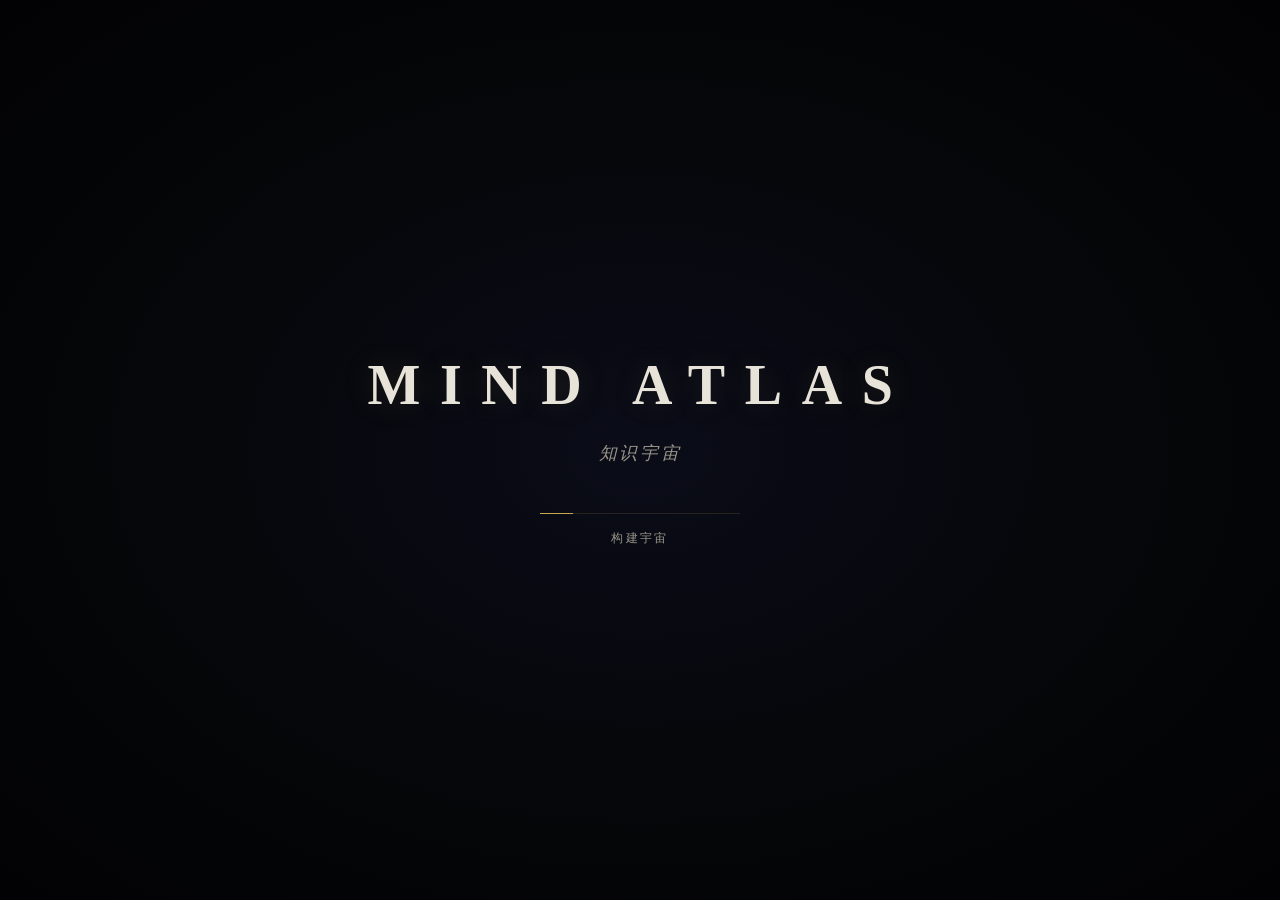
<file: index.html>
<!DOCTYPE html>
<html lang="zh-CN">
<head>
  <meta charset="UTF-8">
  <meta name="viewport" content="width=device-width, initial-scale=1.0, maximum-scale=1.0, user-scalable=no">
  <title>MIND ATLAS — 知识宇宙</title>
  <meta name="description" content="MIND ATLAS — 沉浸式 3D 知识宇宙，探索逻辑、哲学、心理学、博弈论与人类思想精华。">
  <link rel="icon" href="data:image/svg+xml,%3Csvg xmlns='http://www.w3.org/2000/svg' viewBox='0 0 32 32'%3E%3Ccircle cx='16' cy='16' r='14' fill='%236878c0'/%3E%3C/svg%3E">
  <link rel="stylesheet" href="css/style.css">
</head>
<body>
  <!-- 3D Canvas -->
  <div id="canvas-container"></div>

  <!-- CSS2D Label Overlay -->
  <div id="label-container"></div>

  <!-- Subject Catalog Sidebar -->
  <nav id="catalog">
    <div class="catalog-header">
      <span class="catalog-title">知识目录</span>
      <button class="catalog-toggle" id="catalog-toggle" title="Toggle catalog"></button>
    </div>
    <div class="catalog-list" id="catalog-list"></div>
  </nav>
  <button class="catalog-tab" id="catalog-tab" title="Open index"></button>

  <!-- Loading / Intro Screen -->
  <div id="loading-screen">
    <div class="loading-title">MIND ATLAS</div>
    <div class="loading-subtitle">知识宇宙</div>
    <div class="loading-progress">
      <div class="loading-progress-bar" id="loading-bar"></div>
    </div>
    <div class="loading-hint" id="loading-hint">正在开启宇宙</div>
  </div>

  <!-- Navigation Breadcrumb -->
  <div id="breadcrumb">
    <div class="breadcrumb-inner" id="breadcrumb-text"></div>
  </div>

  <!-- Atlas Back Control -->
  <div id="atlas-control">
    <button class="atlas-back" id="back-btn">
      <span class="atlas-back-icon"></span>
      <span id="back-label">知识图谱</span>
    </button>
  </div>

  <!-- Knowledge Page -->
  <div id="knowledge-page">
    <div class="kp-book" id="kp-book">
      <button class="kp-close" id="kp-close" title="返回"></button>
      <div class="kp-spread" id="kp-spread">
        <div class="kp-side kp-left" id="kp-left"></div>
        <div class="kp-side kp-right" id="kp-right"></div>
      </div>
      <!-- 纸角翻页：右页外下角＝下一页；左页外下角＝上一页（克制、像书页自然卷起的一角） -->
      <div class="kp-corner kp-corner-next" id="kp-corner-next" role="button" tabindex="-1" aria-label="翻到下一页" title="翻页">
        <span class="kp-corner-curl"></span>
      </div>
      <div class="kp-corner kp-corner-prev" id="kp-corner-prev" role="button" tabindex="-1" aria-label="翻到上一页" title="上一页">
        <span class="kp-corner-curl"></span>
      </div>
      <!-- 隐藏测量层：以真实页宽测量内容高度，用于按高度分页 -->
      <div class="kp-measure" id="kp-measure" aria-hidden="true"></div>
    </div>
  </div>

  <!-- Interaction Hint -->
  <div id="interaction-hint">
    <div class="hint-text" id="hint-text">拖拽探索 · 滚轮缩放 · 点击书籍进入</div>
  </div>

  <!-- Transition Overlay -->
  <div id="transition-overlay"></div>

  <!-- Main Module -->
  <script type="module" src="js/main.js"></script>
</body>
</html>
</file>
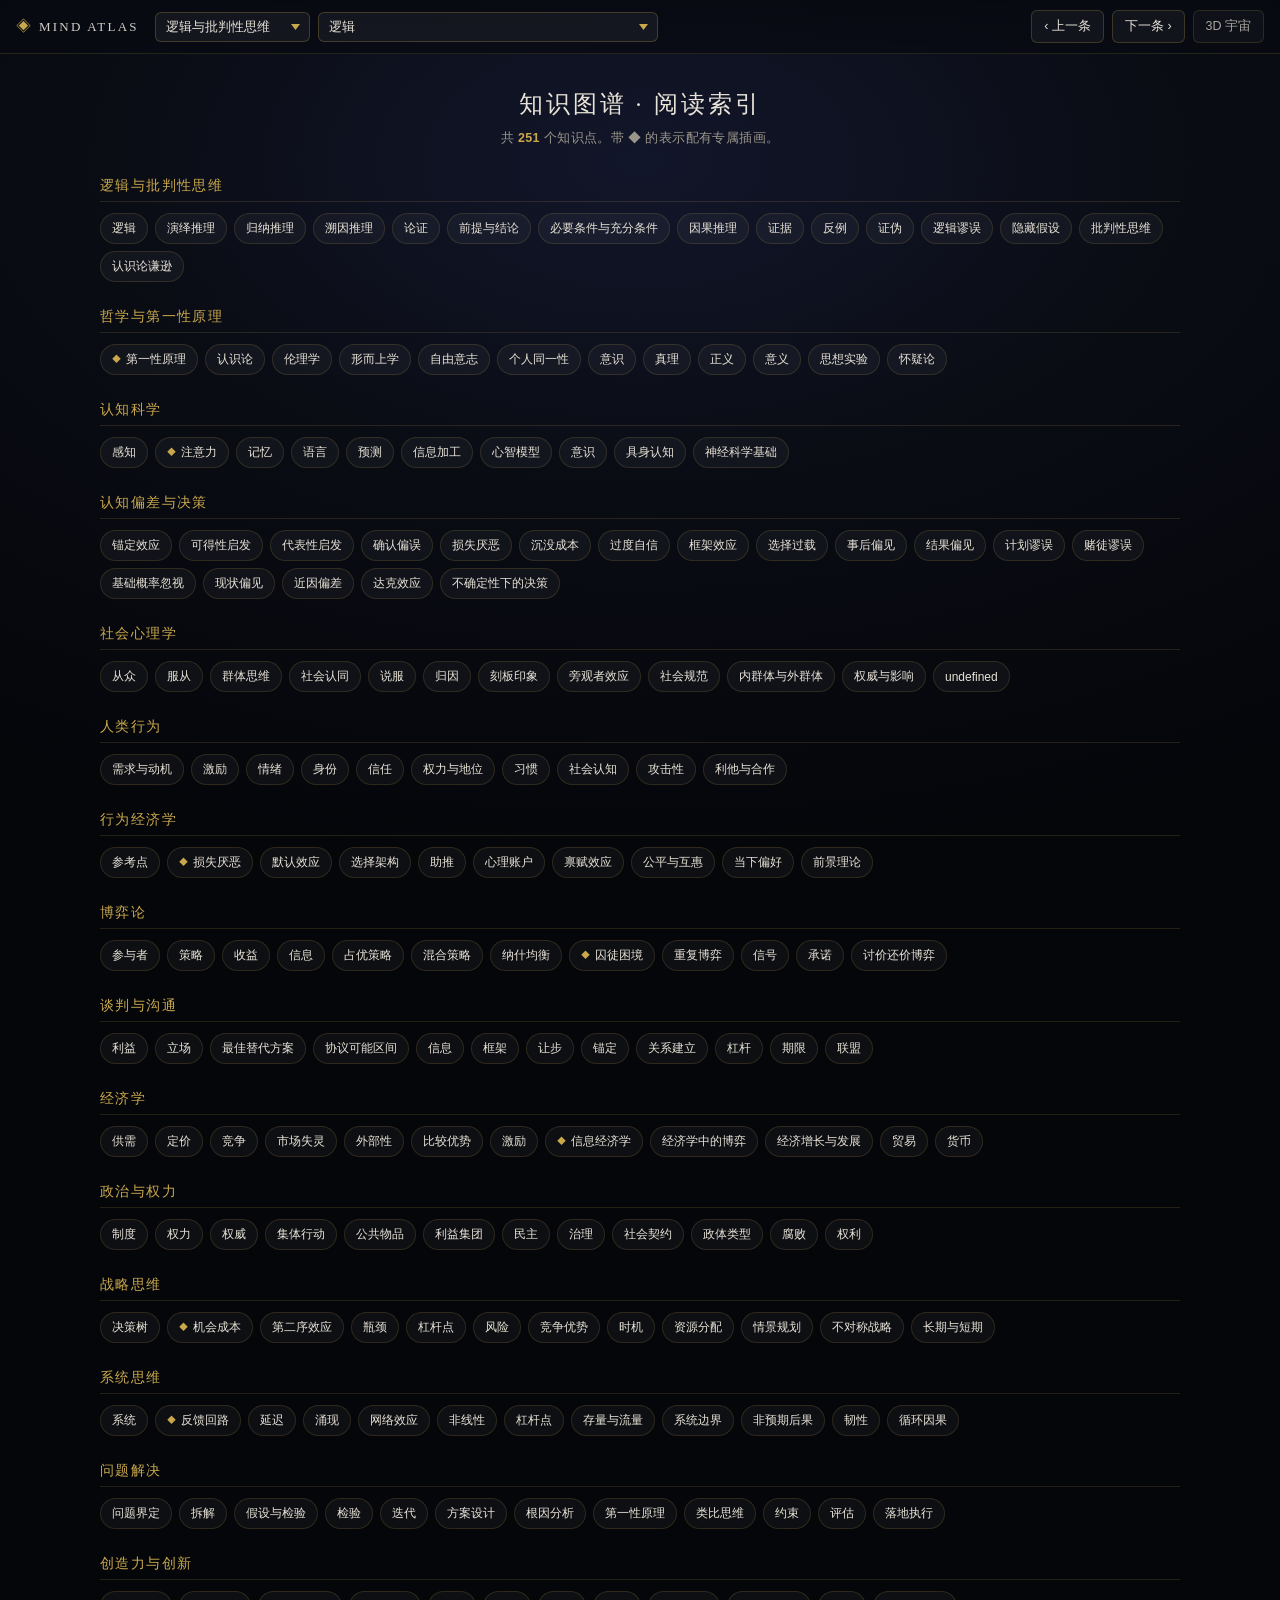
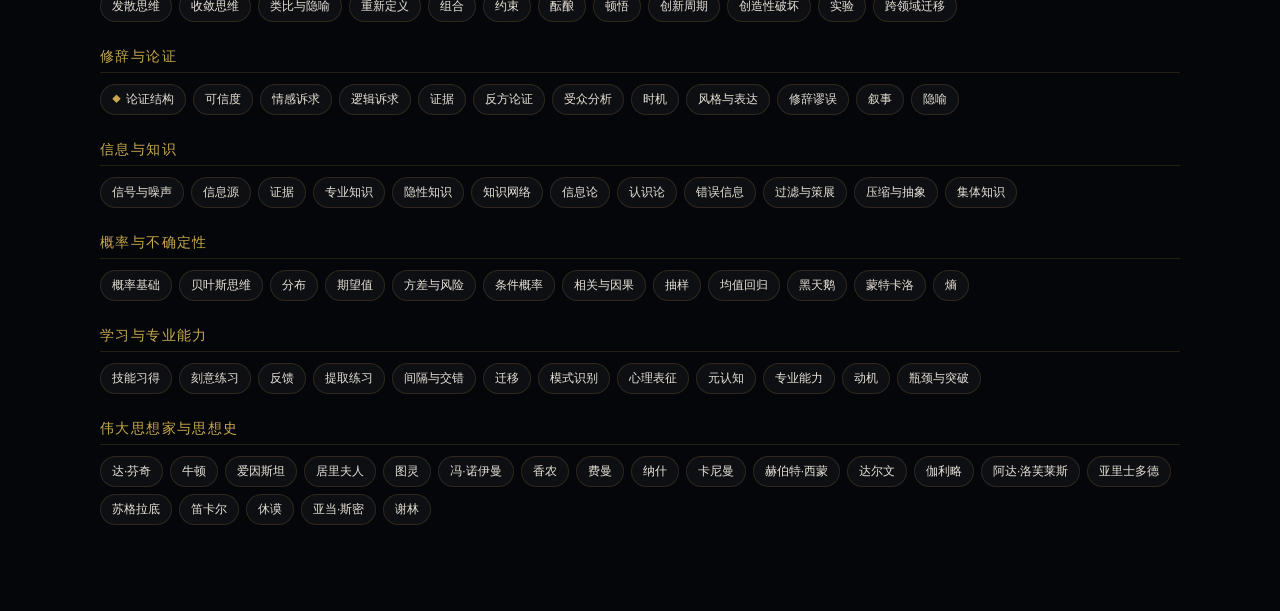
<file: reader.html>
<!DOCTYPE html>
<html lang="zh-CN">
<head>
  <meta charset="UTF-8">
  <meta name="viewport" content="width=device-width, initial-scale=1.0">
  <title>MIND ATLAS — 阅读（免 3D）</title>
  <meta name="description" content="MIND ATLAS 纯阅读模式：直接翻阅知识书页，不加载 3D 场景。">
  <link rel="icon" href="data:image/svg+xml,%3Csvg xmlns='http://www.w3.org/2000/svg' viewBox='0 0 32 32'%3E%3Ccircle cx='16' cy='16' r='14' fill='%236878c0'/%3E%3C/svg%3E">
  <link rel="stylesheet" href="css/style.css">
</head>
<body class="reader-body">

  <!-- 顶部：知识点导航（不依赖 3D） -->
  <header id="rd-bar">
    <div class="rd-brand">
      <span class="rd-brand-mark">◈</span>
      <span class="rd-brand-text">MIND ATLAS</span>
    </div>

    <div class="rd-pick">
      <select id="rd-subject" class="rd-select" aria-label="学科"></select>
      <select id="rd-topic" class="rd-select rd-select-topic" aria-label="知识点"></select>
    </div>

    <div class="rd-nav">
      <button class="rd-btn" id="rd-prev-topic" title="上一个知识点">‹ 上一条</button>
      <button class="rd-btn" id="rd-next-topic" title="下一个知识点">下一条 ›</button>
      <a class="rd-btn rd-btn-ghost" href="index.html" title="回到 3D 知识宇宙">3D 宇宙</a>
    </div>
  </header>

  <!-- 知识点索引（关闭书页后显示） -->
  <section id="rd-index">
    <div class="rd-index-inner">
      <div class="rd-index-head">
        <h1>知识图谱 · 阅读索引</h1>
        <p>共 <b id="rd-index-count">0</b> 个知识点。带 ◆ 的表示配有专属插画。</p>
      </div>
      <div id="rd-index-list"></div>
    </div>
  </section>

  <!-- 知识页（与 3D 版完全相同的书页结构与样式） -->
  <div id="knowledge-page">
    <div class="kp-book" id="kp-book">
      <button class="kp-close" id="kp-close" title="返回索引"></button>
      <div class="kp-spread" id="kp-spread">
        <div class="kp-side kp-left" id="kp-left"></div>
        <div class="kp-side kp-right" id="kp-right"></div>
      </div>
      <div class="kp-corner kp-corner-next" id="kp-corner-next" role="button" tabindex="-1" aria-label="翻到下一页" title="翻页">
        <span class="kp-corner-curl"></span>
      </div>
      <div class="kp-corner kp-corner-prev" id="kp-corner-prev" role="button" tabindex="-1" aria-label="翻到上一页" title="上一页">
        <span class="kp-corner-curl"></span>
      </div>
      <div class="kp-measure" id="kp-measure" aria-hidden="true"></div>
    </div>
  </div>

  <div id="rd-toast"></div>

  <script type="module">
    import { SUBJECTS, getTopic } from './data/atlas-data.js';
    import { TOPIC_IMAGES } from './data/topic-images.js';
    import { KnowledgePage } from './js/knowledge-page.js';

    const kp = new KnowledgePage();
    const $ = (id) => document.getElementById(id);
    const subjectSel = $('rd-subject'), topicSel = $('rd-topic');
    const indexPane = $('rd-index');
    const toastEl = $('rd-toast');

    let curSub = SUBJECTS[0], curTopic = null;
    let flat = [];

    function toast(msg) {
      toastEl.textContent = msg;
      toastEl.classList.add('show');
      clearTimeout(toast._t);
      toast._t = setTimeout(() => toastEl.classList.remove('show'), 2200);
    }

    // ------- 构建索引（含导航用的扁平列表）-------
    function buildIndex() {
      flat = [];
      const frag = document.createDocumentFragment();
      for (const s of SUBJECTS) {
        const sec = document.createElement('section');
        sec.className = 'rd-group';
        const h = document.createElement('h2');
        h.className = 'rd-group-title';
        h.textContent = s.title;
        sec.appendChild(h);

        const ul = document.createElement('div');
        ul.className = 'rd-chips';
        for (const t of s.topics) {
          flat.push({ s, t });
          const b = document.createElement('button');
          b.className = 'rd-chip';
          const hasImg = !!TOPIC_IMAGES[`${s.id}/${t.id}`];
          b.innerHTML = (hasImg ? '<i>◆</i>' : '') + `<span>${t.title}</span>`;
          b.addEventListener('click', () => open(s.id, t.id, true));
          ul.appendChild(b);
        }
        sec.appendChild(ul);
        frag.appendChild(sec);
      }
      const box = $('rd-index-list');
      box.textContent = '';
      box.appendChild(frag);
      $('rd-index-count').textContent = flat.length;
    }

    // ------- 下拉导航 -------
    function buildSelects() {
      subjectSel.innerHTML = SUBJECTS
        .map(s => `<option value="${s.id}">${s.title}</option>`).join('');
      subjectSel.addEventListener('change', () => {
        fillTopics(subjectSel.value);
        const s = SUBJECTS.find(x => x.id === subjectSel.value);
        if (s && s.topics[0]) open(s.id, s.topics[0].id, true);
      });
      topicSel.addEventListener('change', () => open(subjectSel.value, topicSel.value, true));
    }

    function fillTopics(sid, keepTid) {
      const s = SUBJECTS.find(x => x.id === sid);
      if (!s) return;
      topicSel.innerHTML = s.topics
        .map(t => {
          const hasImg = TOPIC_IMAGES[`${sid}/${t.id}`] ? ' ◆' : '';
          return `<option value="${t.id}">${t.title}${hasImg}</option>`;
        }).join('');
      if (keepTid) topicSel.value = keepTid;
    }

    // ------- 打开某个知识点 -------
    function open(sid, tid, pushHash) {
      const s = SUBJECTS.find(x => x.id === sid);
      if (!s) return;
      const t = s.topics.find(x => x.id === tid);
      if (!t) return;
      curSub = s; curTopic = t;

      // 同步下拉 & 索引高亮
      if (subjectSel.value !== sid) { subjectSel.value = sid; }
      fillTopics(sid, tid);
      topicSel.value = tid;

      indexPane.classList.remove('show');
      kp.show(t, s);
      document.title = `${t.title} · ${s.title} — MIND ATLAS`;

      if (pushHash) {
        const h = `#topic=${sid}/${tid}`;
        if (location.hash !== h) history.replaceState(null, '', h);
      }
      updateNavButtons();
    }

    function updateNavButtons() {
      const i = flat.findIndex(x => x.s.id === curSub.id && x.t.id === (curTopic && curTopic.id));
      $('rd-prev-topic').disabled = i <= 0;
      $('rd-next-topic').disabled = i < 0 || i >= flat.length - 1;
    }

    function stepTopic(d) {
      const i = flat.findIndex(x => x.s.id === curSub.id && x.t.id === (curTopic && curTopic.id));
      const n = flat[i + d];
      if (n) open(n.s.id, n.t.id, true);
    }

    // 关闭书页 → 回到索引
    kp.onClose = () => {
      kp.hide();
      indexPane.classList.add('show');
      document.title = 'MIND ATLAS — 阅读（免 3D）';
    };

    $('rd-prev-topic').addEventListener('click', () => stepTopic(-1));
    $('rd-next-topic').addEventListener('click', () => stepTopic(1));

    // 键盘：← → 换知识点（书页翻页由 knowledge-page 自己接管，这里用 Shift 修饰避免冲突）
    window.addEventListener('keydown', (e) => {
      if (!kp.isVisible()) return;
      if (e.shiftKey && (e.key === 'ArrowLeft' || e.key === 'ArrowRight')) {
        e.preventDefault();
        stepTopic(e.key === 'ArrowRight' ? 1 : -1);
      }
    });

    // ------- 启动 -------
    buildSelects();
    buildIndex();
    fillTopics(SUBJECTS[0].id);
    window.__reader = { kp, open, SUBJECTS };

    const m = location.hash.match(/topic=([^/]+)\/([^&]+)/);
    if (m) {
      const sid = decodeURIComponent(m[1]), tid = decodeURIComponent(m[2]);
      const s = SUBJECTS.find(x => x.id === sid);
      if (s && s.topics.some(x => x.id === tid)) {
        open(sid, tid, false);
      } else {
        indexPane.classList.add('show');
        toast(`未找到知识点：${sid}/${tid}`);
      }
    } else {
      indexPane.classList.add('show');
    }

    window.addEventListener('hashchange', () => {
      const mm = location.hash.match(/topic=([^/]+)\/([^&]+)/);
      if (mm) open(decodeURIComponent(mm[1]), decodeURIComponent(mm[2]), false);
    });
  </script>
</body>
</html>
</file>
<file: css/style.css>
/* ============================================================
   MIND ATLAS — Stylesheet
   BOOK × COSMOS × KNOWLEDGE
   ============================================================ */

/* 字体使用系统字体栈（见 :root 中的 --serif-display / --serif-body / --sans-ui），
   不再依赖 Google Fonts 外网请求，确保国内网络下也能稳定渲染。 */

:root {
  --bg-deep: #05060a;
  --bg-ink: #0a0c14;
  --bg-paper: #e8e3d8;
  --bg-paper-dim: #d4cfc4;
  --gold: #c9a84c;
  --gold-dim: #8a7430;
  --ivory: #e8e3d8;
  --ivory-dim: #9a958a;
  --muted: #4a4a5a;
  --accent-warm: #d4a868;
  --serif-display: 'Cinzel', 'Noto Serif SC', 'Songti SC', 'STSong', serif;
  --serif-body: 'EB Garamond', 'Noto Serif SC', 'Songti SC', 'STSong', serif;
  --sans-ui: 'Inter', -apple-system, 'PingFang SC', 'Microsoft YaHei', sans-serif;
}

* { margin: 0; padding: 0; box-sizing: border-box; }

html, body {
  width: 100%;
  height: 100%;
  overflow: hidden;
  background: var(--bg-deep);
  color: var(--ivory);
  font-family: var(--sans-ui);
  -webkit-font-smoothing: antialiased;
  -moz-osx-font-smoothing: grayscale;
  user-select: none;
  -webkit-user-select: none;
  touch-action: none;
}

#canvas-container {
  position: fixed;
  top: 0; left: 0;
  width: 100%; height: 100%;
  z-index: 1;
}

#canvas-container canvas {
  display: block;
  width: 100% !important;
  height: 100% !important;
}

#label-container {
  position: fixed;
  top: 0; left: 0;
  width: 100%; height: 100%;
  pointer-events: none;
  z-index: 2;
  overflow: hidden;
}

/* --- Loading / Intro Screen --- */
#loading-screen {
  position: fixed;
  top: 0; left: 0;
  width: 100%; height: 100%;
  background: radial-gradient(ellipse at center, #0a0c18 0%, #050608 60%, #020204 100%);
  z-index: 100;
  display: flex;
  flex-direction: column;
  align-items: center;
  justify-content: center;
  transition: opacity 2s ease, visibility 2s ease;
}

#loading-screen.hidden {
  opacity: 0;
  visibility: hidden;
  pointer-events: none;
}

.loading-title {
  font-family: var(--serif-display);
  font-size: clamp(1.8rem, 5vw, 3.5rem);
  font-weight: 600;
  letter-spacing: 0.35em;
  color: var(--ivory);
  text-align: center;
  margin-bottom: 1.5rem;
  opacity: 0;
  animation: fadeInUp 2s ease 0.5s forwards;
  text-shadow: 0 0 30px rgba(201, 168, 76, 0.15);
}

.loading-subtitle {
  font-family: var(--serif-body);
  font-style: italic;
  font-size: clamp(0.85rem, 2vw, 1.1rem);
  color: var(--ivory-dim);
  letter-spacing: 0.15em;
  opacity: 0;
  animation: fadeInUp 2s ease 1.5s forwards;
}

.loading-progress {
  margin-top: 3rem;
  width: 200px;
  height: 1px;
  background: rgba(201, 168, 76, 0.15);
  position: relative;
  overflow: hidden;
  opacity: 0;
  animation: fadeIn 1s ease 2s forwards;
}

.loading-progress-bar {
  position: absolute;
  top: 0; left: 0;
  height: 100%;
  width: 0%;
  background: var(--gold);
  transition: width 0.3s ease;
  box-shadow: 0 0 8px rgba(201, 168, 76, 0.5);
}

.loading-hint {
  margin-top: 1rem;
  font-family: var(--serif-body);
  font-size: 0.75rem;
  color: var(--ivory-dim);
  letter-spacing: 0.2em;
  opacity: 0;
  animation: fadeIn 1s ease 3s forwards;
}

@keyframes fadeInUp {
  from { opacity: 0; transform: translateY(20px); }
  to { opacity: 1; transform: translateY(0); }
}

@keyframes fadeIn {
  from { opacity: 0; }
  to { opacity: 1; }
}

/* --- 3D Subject Labels --- */
.subject-label {
  pointer-events: none;
  transform: translate(-50%, -50%);
  transition: opacity 0.6s ease;
}

.subject-label-inner {
  font-family: var(--serif-display);
  font-size: 12px;
  font-weight: 500;
  letter-spacing: 0.15em;
  color: var(--ivory);
  text-align: center;
  white-space: nowrap;
  text-shadow: 0 0 12px rgba(5, 6, 10, 0.9), 0 0 4px rgba(5, 6, 10, 0.9);
  padding: 4px 12px;
  border-bottom: 1px solid rgba(201, 168, 76, 0.25);
  transition: all 0.4s ease;
}

.subject-label.tagline-visible .subject-label-inner {
  border-bottom-color: rgba(201, 168, 76, 0.5);
}

.subject-tagline {
  font-family: var(--serif-body);
  font-style: italic;
  font-size: 11px;
  color: var(--ivory-dim);
  margin-top: 6px;
  letter-spacing: 0.05em;
  text-align: center;
  opacity: 0;
  transform: translateY(-4px);
  transition: opacity 0.5s ease, transform 0.5s ease;
}

.subject-label.tagline-visible .subject-tagline {
  opacity: 1;
  transform: translateY(0);
}

/* --- Topic Labels (in Book World) --- */
.topic-label {
  pointer-events: none;
  transform: translate(-50%, -50%);
  transition: opacity 0.5s ease;
}

.topic-label-inner {
  font-family: var(--serif-display);
  font-size: 12px;
  font-weight: 400;
  letter-spacing: 0.08em;
  color: var(--ivory-dim);
  text-align: center;
  white-space: nowrap;
  text-shadow: 0 0 10px rgba(5, 6, 10, 0.9);
  transition: all 0.4s ease;
}

.topic-label.hovered .topic-label-inner {
  color: var(--gold);
  font-size: 10px;
}

.topic-label:hover .topic-label-inner {
  color: var(--gold);
  background: rgba(201, 168, 76, 0.12);
  border-radius: 4px;
  box-shadow: 0 0 12px rgba(201, 168, 76, 0.25);
}

/* --- Book World Title --- */
.book-world-title {
  pointer-events: none;
  transform: translate(-50%, -50%);
  text-align: center;
}

.book-world-title-main {
  font-family: var(--serif-display);
  font-size: 22px;
  font-weight: 600;
  letter-spacing: 0.1em;
  color: var(--ivory);
  text-shadow: 0 0 20px rgba(5, 6, 10, 0.95);
  margin-bottom: 8px;
}

.book-world-title-sub {
  font-family: var(--serif-body);
  font-style: italic;
  font-size: 12px;
  color: var(--ivory-dim);
  letter-spacing: 0.1em;
}

/* --- Subject Catalog Sidebar --- */
#catalog {
  position: fixed;
  top: 0;
  left: 0;
  width: 220px;
  height: 100%;
  z-index: 15;
  background: linear-gradient(180deg, rgba(8,9,16,0.92) 0%, rgba(5,6,12,0.95) 100%);
  border-right: 1px solid rgba(201, 168, 76, 0.08);
  display: flex;
  flex-direction: column;
  transition: transform 0.6s cubic-bezier(0.25, 0.46, 0.45, 0.94), opacity 1s ease;
  backdrop-filter: blur(12px);
  -webkit-backdrop-filter: blur(12px);
  opacity: 0;
  pointer-events: none;
}

#catalog.visible {
  opacity: 1;
  pointer-events: auto;
}

#catalog.collapsed {
  transform: translateX(-220px);
}

.catalog-header {
  padding: 28px 20px 16px;
  border-bottom: 1px solid rgba(201, 168, 76, 0.08);
  display: flex;
  align-items: center;
  justify-content: space-between;
}

.catalog-title {
  font-family: var(--serif-display);
  font-size: 10px;
  font-weight: 600;
  letter-spacing: 0.35em;
  color: var(--gold-dim);
}

.catalog-toggle {
  width: 16px;
  height: 16px;
  position: relative;
  background: none;
  border: none;
  cursor: pointer;
  padding: 0;
}

.catalog-toggle::before,
.catalog-toggle::after {
  content: '';
  position: absolute;
  top: 50%;
  left: 50%;
  width: 12px;
  height: 1px;
  background: var(--gold-dim);
  transform: translate(-50%, -50%) rotate(45deg);
  transition: all 0.3s ease;
}

.catalog-toggle::after {
  transform: translate(-50%, -50%) rotate(-45deg);
}

#catalog.collapsed .catalog-toggle::before {
  width: 8px;
  transform: translate(-50%, -50%) rotate(0deg);
}

#catalog.collapsed .catalog-toggle::after {
  width: 8px;
  transform: translate(-50%, -50%) rotate(0deg);
  margin-top: 2px;
  top: calc(50% - 2px);
}

.catalog-list {
  flex: 1;
  overflow-y: auto;
  padding: 8px 0;
}

.catalog-list::-webkit-scrollbar { width: 2px; }
.catalog-list::-webkit-scrollbar-track { background: transparent; }
.catalog-list::-webkit-scrollbar-thumb { background: rgba(201, 168, 76, 0.15); }

.catalog-item {
  padding: 10px 20px;
  cursor: pointer;
  transition: all 0.3s ease;
  position: relative;
  pointer-events: auto;
  border-left: 2px solid transparent;
}

.catalog-item::before {
  content: '';
  position: absolute;
  left: 0;
  top: 50%;
  width: 0;
  height: 1px;
  background: var(--gold);
  transition: width 0.3s ease;
  opacity: 0;
}

.catalog-item:hover {
  background: rgba(201, 168, 76, 0.04);
  border-left-color: rgba(201, 168, 76, 0.3);
}

.catalog-item:hover::before {
  width: 8px;
  opacity: 0.6;
}

.catalog-item.active {
  background: rgba(201, 168, 76, 0.06);
  border-left-color: var(--gold);
}

.catalog-item.active .catalog-item-title {
  color: var(--gold);
}

.catalog-item.active::before {
  width: 10px;
  opacity: 1;
}

.catalog-item-title {
  font-family: var(--serif-display);
  font-size: 12px;
  font-weight: 500;
  letter-spacing: 0.06em;
  color: var(--ivory-dim);
  line-height: 1.6;
  transition: color 0.3s ease;
}

.catalog-item:hover .catalog-item-title {
  color: var(--ivory);
}

.catalog-item-num {
  font-family: var(--serif-body);
  font-size: 8px;
  font-style: italic;
  color: rgba(154, 149, 138, 0.4);
  margin-right: 8px;
}

/* Collapsed catalog tab */
.catalog-tab {
  position: fixed;
  top: 24px;
  left: 0;
  width: 28px;
  height: 48px;
  background: rgba(8,9,16,0.92);
  border: 1px solid rgba(201, 168, 76, 0.08);
  border-left: none;
  border-radius: 0 4px 4px 0;
  cursor: pointer;
  z-index: 14;
  display: flex;
  align-items: center;
  justify-content: center;
  transition: all 0.3s ease;
  opacity: 0;
  pointer-events: none;
}

#catalog.collapsed ~ .catalog-tab {
  opacity: 1;
  pointer-events: auto;
}

.catalog-tab::before {
  content: '';
  width: 8px;
  height: 1px;
  background: var(--gold-dim);
  box-shadow: 0 3px 0 var(--gold-dim), 0 -3px 0 var(--gold-dim);
}

.catalog-tab:hover {
  background: rgba(201, 168, 76, 0.08);
  border-color: rgba(201, 168, 76, 0.2);
}

/* --- Navigation Breadcrumb --- */
#breadcrumb {
  position: fixed;
  top: 24px;
  left: 50%;
  transform: translateX(-50%);
  z-index: 10;
  pointer-events: none;
  opacity: 0;
  transition: opacity 0.6s ease;
}

#breadcrumb.visible {
  opacity: 1;
}

.breadcrumb-inner {
  font-family: var(--serif-display);
  font-size: 11px;
  font-weight: 400;
  letter-spacing: 0.15em;
  color: var(--ivory-dim);
  white-space: nowrap;
  text-align: center;
}

.breadcrumb-sep {
  margin: 0 8px;
  color: var(--gold-dim);
}

/* --- ATLAS Control (top-left) --- */
#atlas-control {
  position: fixed;
  top: 24px;
  left: 24px;
  z-index: 10;
  opacity: 0;
  transition: opacity 0.6s ease;
}

#atlas-control.visible {
  opacity: 1;
}

.atlas-back {
  display: flex;
  align-items: center;
  gap: 8px;
  background: none;
  border: none;
  cursor: pointer;
  font-family: var(--serif-display);
  font-size: 11px;
  font-weight: 500;
  letter-spacing: 0.15em;
  color: var(--ivory-dim);
  transition: color 0.3s ease;
  pointer-events: auto;
  padding: 8px 0;
}

.atlas-back:hover {
  color: var(--gold);
}

.atlas-back-icon {
  width: 16px;
  height: 1px;
  background: var(--gold-dim);
  position: relative;
  transition: width 0.3s ease, background 0.3s ease;
}

.atlas-back:hover .atlas-back-icon {
  width: 24px;
  background: var(--gold);
}

/* --- Knowledge Page --- */
#knowledge-page {
  position: fixed;
  top: 0; left: 0;
  width: 100%; height: 100%;
  z-index: 20;
  display: none;
  align-items: center;
  justify-content: center;
  background: radial-gradient(ellipse at center, rgba(10, 12, 20, 0.92) 0%, rgba(5, 6, 10, 0.98) 100%);
}

#knowledge-page.visible {
  display: flex;
  animation: kpFadeIn 1.2s ease forwards;
}

@keyframes kpFadeIn {
  from { opacity: 0; }
  to { opacity: 1; }
}

.kp-book {
  --kp-pad-y: 46px;
  --kp-pad-x: 44px;
  display: block;
  width: min(1100px, 92vw);
  height: min(680px, 88vh);
  background: linear-gradient(145deg, #f0ebe0 0%, #e8e3d8 50%, #ddd8cd 100%);
  box-shadow:
    0 0 60px rgba(201, 168, 76, 0.08),
    0 20px 80px rgba(0, 0, 0, 0.6),
    inset 0 0 100px rgba(180, 160, 100, 0.05);
  border-radius: 2px;
  overflow: hidden;
  position: relative;
  perspective: 2400px;
  perspective-origin: 50% 50%;
}

.kp-spine {
  width: 40px;
  background: linear-gradient(90deg, rgba(0,0,0,0.15), rgba(0,0,0,0.05), rgba(0,0,0,0.15));
  border-right: 1px solid rgba(0,0,0,0.08);
  flex-shrink: 0;
}

.kp-page {
  flex: 1;
  padding: 40px 36px;
  overflow-y: auto;
  position: relative;
}

.kp-page::-webkit-scrollbar { width: 4px; }
.kp-page::-webkit-scrollbar-track { background: transparent; }
.kp-page::-webkit-scrollbar-thumb { background: rgba(180, 160, 100, 0.2); border-radius: 2px; }

.kp-page-right {
  border-left: 1px solid rgba(0,0,0,0.06);
  background: linear-gradient(90deg, rgba(0,0,0,0.02), transparent);
}

.kp-section {
  margin-bottom: 22px;
}

.kp-section-title {
  font-family: var(--serif-display);
  font-size: 12.5px;
  font-weight: 600;
  letter-spacing: 0.2em;
  text-transform: uppercase;
  color: var(--gold-dim);
  margin-bottom: 12px;
  padding-bottom: 5px;
  border-bottom: 1px solid rgba(180, 160, 100, 0.15);
}

.kp-sec-en { white-space: nowrap; }

.kp-section-body {
  font-family: var(--serif-body);
  font-size: 15px;
  line-height: 1.9;
  color: #3a3a3a;
  text-align: justify;
  word-break: break-word;
  overflow-wrap: break-word;
}

.kp-concept-title {
  font-family: var(--serif-display);
  font-size: 24px;
  font-weight: 600;
  letter-spacing: 0.1em;
  color: #2a2a2a;
  margin-bottom: 4px;
}

.kp-concept-subtitle {
  font-family: var(--serif-body);
  font-style: italic;
  font-size: 13px;
  color: #8a7a5a;
  margin-bottom: 28px;
  letter-spacing: 0.05em;
}

.kp-placeholder {
  font-family: var(--serif-body);
  font-style: italic;
  font-size: 14px;
  color: #aaa;
  line-height: 1.6;
}

.kp-page-number {
  position: absolute;
  bottom: 20px;
  font-family: var(--serif-display);
  font-size: 8px;
  letter-spacing: 0.3em;
  color: #b0a890;
}

.kp-page-left .kp-page-number { right: 30px; }
.kp-page-right .kp-page-number { left: 30px; }

.kp-close {
  position: absolute;
  top: 16px;
  right: 16px;
  background: none;
  border: 1px solid rgba(0,0,0,0.1);
  border-radius: 50%;
  width: 28px;
  height: 28px;
  cursor: pointer;
  display: flex;
  align-items: center;
  justify-content: center;
  transition: all 0.3s ease;
  z-index: 5;
}

.kp-close:hover {
  background: rgba(201, 168, 76, 0.1);
  border-color: var(--gold-dim);
}

.kp-close::before, .kp-close::after {
  content: '';
  position: absolute;
  width: 10px;
  height: 1px;
  background: #8a7a5a;
}

.kp-close::before { transform: rotate(45deg); }
.kp-close::after { transform: rotate(-45deg); }

/* --- Knowledge Diagram (一眼看懂) --- */
.kp-diagram {
  display: none;
  margin-bottom: 22px;
  padding: 14px 16px 12px;
  border: 1px solid rgba(180, 160, 100, 0.28);
  border-radius: 4px;
  background: linear-gradient(160deg, rgba(255,252,244,0.6) 0%, rgba(243,234,210,0.4) 100%);
  box-shadow: inset 0 0 30px rgba(180, 160, 100, 0.05);
}

.kp-diagram.show { display: block; }

.kp-diagram-label {
  font-family: var(--serif-display);
  font-size: 10px;
  font-weight: 600;
  letter-spacing: 0.3em;
  color: var(--gold-dim);
  margin-bottom: 10px;
}

.kp-diagram-svg {
  width: 100%;
  display: flex;
  justify-content: center;
}

.kp-diagram-svg svg {
  width: 100%;
  height: auto;
  max-height: 230px;
}

.kp-diagram-cap {
  margin-top: 10px;
  font-family: var(--serif-body);
  font-style: italic;
  font-size: 12.5px;
  line-height: 1.6;
  color: #8a7a5a;
  text-align: center;
  letter-spacing: 0.03em;
}

/* SVG 几何元素（简约线条 / 低饱和金棕） */
.dg-box { fill: #fbf7ec; stroke: #bca878; stroke-width: 1.3; }
.dg-box-root { fill: #f3ead2; stroke: #9a8a5a; stroke-width: 1.4; }
.dg-text { fill: #4a4334; font-family: var(--serif-body); font-size: 12px; }
.dg-text-root { fill: #3a3424; font-family: var(--serif-display); font-size: 12.5px; font-weight: 600; }
.dg-edge { fill: none; stroke: #9a8a5a; stroke-width: 1.3; }
.dg-line { stroke: #bca878; stroke-width: 1.1; }
.dg-dot { fill: #9a8a5a; }

/* --- Interaction Hints --- */
#interaction-hint {
  position: fixed;
  bottom: 32px;
  left: 50%;
  transform: translateX(-50%);
  z-index: 10;
  pointer-events: none;
  opacity: 0;
  transition: opacity 1s ease;
}

#interaction-hint.visible {
  opacity: 1;
}

#interaction-hint.fade {
  opacity: 0;
}

.hint-text {
  font-family: var(--serif-body);
  font-style: italic;
  font-size: 11px;
  color: var(--ivory-dim);
  letter-spacing: 0.15em;
  text-align: center;
}

/* --- Transition Overlay --- */
#transition-overlay {
  position: fixed;
  top: 0; left: 0;
  width: 100%; height: 100%;
  background: var(--bg-deep);
  z-index: 50;
  pointer-events: none;
  opacity: 0;
  transition: opacity 0.8s ease;
}

#transition-overlay.active {
  opacity: 1;
}

/* --- Responsive --- */
@media (max-width: 768px) {
  #catalog {
    width: 160px;
  }

  #catalog.collapsed {
    transform: translateX(-160px);
  }

  .catalog-item-title {
    font-size: 10px;
    letter-spacing: 0.04em;
  }

  .catalog-item {
    padding: 8px 14px;
  }

  .subject-label-inner {
    font-size: 10px;
    letter-spacing: 0.08em;
  }

  .subject-tagline {
    font-size: 9px;
  }

  .topic-label-inner {
    font-size: 10px;
  }

  .book-world-title-main {
    font-size: 16px;
  }

  .book-world-title-sub {
    font-size: 11px;
  }

  .breadcrumb-inner {
    font-size: 9px;
    letter-spacing: 0.08em;
  }

  .atlas-back {
    font-size: 10px;
  }

  .kp-book {
    width: 96vw;
    height: 88vh;
    --kp-pad-y: 26px;
    --kp-pad-x: 20px;
  }

  .kp-corner { width: 74px; height: 74px; }
  .kp-corner-curl { width: 34px; height: 34px; }

  .kp-section-title {
    font-size: 12px;
  }

  .kp-section-body {
    font-size: 14px;
    line-height: 1.85;
  }

  .kp-concept-title {
    font-size: 20px;
  }
}

/* ============================================================
   知识页 · 结构化排版（呼吸感、层级、细线、编号、局部强调）
   仅调整正文渲染，不改动羊皮纸书页与整体美术方向
   ============================================================ */

.kp-lead {
  font-family: var(--serif-body);
  font-style: italic;
  font-size: 14px;
  line-height: 1.75;
  color: #8a7a5a;
  margin-bottom: 22px;
  padding: 8px 0 8px 14px;
  border-left: 2px solid rgba(201, 168, 76, 0.35);
  letter-spacing: 0.02em;
}

.kp-para { margin: 0 0 14px; text-align: justify; }

/* —— 长文划线：关键句整句下划线，关键词 / 逻辑点做荧光标记 —— */
.kp-key-sent {
  text-decoration: underline;
  text-decoration-color: rgba(138, 116, 48, 0.52);
  text-decoration-thickness: 1.5px;
  text-underline-offset: 3px;
  text-decoration-skip-ink: auto;
}
.kp-ul {
  font-style: normal;
  font-weight: 600;
  color: #40361e;
  padding-bottom: 1px;
  background: linear-gradient(transparent 58%, rgba(201, 168, 76, 0.30) 0);
}
.kp-ul-t { background: linear-gradient(transparent 58%, rgba(201, 168, 76, 0.32) 0); }
.kp-ul-n { background: linear-gradient(transparent 58%, rgba(201, 168, 76, 0.38) 0); }
.kp-ul-l {                                  /* 逻辑点：赭色，和术语区分开 */
  color: #6d4326;
  background: linear-gradient(transparent 58%, rgba(184, 108, 62, 0.22) 0);
}

.kp-steps { margin: 6px 0 12px; }
.kp-step { display: flex; gap: 12px; margin-bottom: 14px; align-items: flex-start; }
.kp-step-num {
  flex-shrink: 0; width: 22px; height: 22px; border-radius: 50%;
  background: var(--gold-dim); color: #fff;
  font-family: var(--serif-display); font-size: 12px;
  display: flex; align-items: center; justify-content: center; margin-top: 2px;
}
.kp-step-body { flex: 1; }
.kp-step-title {
  font-family: var(--serif-display); font-size: 13.5px; font-weight: 600;
  color: #3a3424; margin-bottom: 3px; letter-spacing: 0.04em;
}
.kp-step-text { font-size: 14px; line-height: 1.8; color: #4a4334; text-align: justify; }

.kp-points { margin: 6px 0 12px; }
.kp-point { padding: 11px 0; border-top: 1px solid rgba(180, 160, 100, 0.12); }
.kp-point.kp-point-first { border-top: none; padding-top: 2px; }
.kp-point-title {
  font-family: var(--serif-display); font-size: 13px; font-weight: 600;
  color: #5a4d2e; margin-bottom: 3px; letter-spacing: 0.03em;
}
.kp-point-text { font-size: 14px; line-height: 1.8; color: #4a4334; text-align: justify; }

.kp-causal { margin: 8px 0 14px; }
.kp-causal-row { display: flex; gap: 10px; align-items: flex-start; }
.kp-causal-tag {
  flex-shrink: 0; font-family: var(--serif-display); font-size: 11px; font-weight: 600;
  color: #fff; background: var(--gold-dim); border-radius: 3px;
  padding: 2px 8px; margin-top: 2px; letter-spacing: 0.08em; white-space: nowrap;
}
.kp-causal-body { flex: 1; font-size: 14px; line-height: 1.8; color: #4a4334; text-align: justify; }
.kp-causal-arrow { text-align: center; color: var(--gold-dim); font-size: 14px; line-height: 1; margin: 2px 0; }

.kp-compare { display: flex; gap: 18px; margin: 8px 0 12px; }
.kp-compare-col { flex: 1; border-top: 2px solid rgba(180, 160, 100, 0.25); padding-top: 8px; }
.kp-compare-h {
  font-family: var(--serif-display); font-size: 12.5px; font-weight: 600;
  color: var(--gold-dim); text-align: center; margin-bottom: 8px; letter-spacing: 0.06em;
}
.kp-compare-item {
  font-size: 13.5px; line-height: 1.7; color: #4a4334; margin-bottom: 8px;
  padding-left: 10px; border-left: 2px solid rgba(180, 160, 100, 0.2);
}

.kp-note {
  margin: 10px 0 14px; padding: 10px 14px;
  border-left: 3px solid var(--gold-dim); background: rgba(243, 234, 210, 0.35);
  font-size: 13.5px; line-height: 1.7; color: #5a4d2e; font-style: italic;
  border-radius: 0 3px 3px 0;
}

/* 内联图解容器（高度可按剩余空间收缩，避免把整段推到下一页） */
.kp-viz-wrap { margin: 10px 0 12px; }
.kp-viz {
  border: 1px solid rgba(180, 160, 100, 0.28); border-radius: 4px;
  padding: 10px 12px; background: linear-gradient(160deg, rgba(255, 252, 244, 0.5) 0%, rgba(243, 234, 210, 0.28) 100%);
}
.kp-viz .vz-title {
  font-family: var(--serif-display); font-size: 12px; font-weight: 600;
  color: var(--gold-dim); letter-spacing: 0.08em; margin-bottom: 6px;
}
.kp-viz .vz-svg { width: 100%; height: auto; display: block; max-height: var(--vz-max, 215px); }
.kp-viz .vz-svg svg { width: 100%; max-height: var(--vz-max, 215px); }
.kp-viz .vz-question { font-family: var(--serif-body); font-style: italic; font-size: 12.5px; color: #8a7a5a; margin: 6px 0 3px; }
.kp-viz .vz-note { font-size: 11.5px; line-height: 1.6; color: #8a7a5a; margin-top: 3px; }
.kp-viz .vz-note::before { content: '· '; }

/* 章首插画（AI 生成的课堂/案例/实验场景图 + 教材体图注）
   轻微降饱和叠一层暖色，让照片融进羊皮纸而不是跳出页面 */
.kp-figure { margin: 2px 0 14px; padding: 0; }
.kp-figure img {
  display: block; width: 100%; height: auto;
  border: 1px solid rgba(150, 128, 80, 0.3);
  border-radius: 3px;
  background: #efe8d8;
  box-shadow: 0 2px 10px rgba(90, 74, 44, 0.1);
  filter: saturate(0.9) sepia(0.06) contrast(1.02);
}
.kp-figure-cap {
  font-family: var(--serif-body);
  font-size: 11.5px; line-height: 1.75; font-style: italic;
  color: #8a7a5a; margin-top: 7px; padding-left: 9px;
  border-left: 2px solid rgba(180, 160, 100, 0.38);
}

/* ===== 整版插图：横跨左右两页 + 叠印知识点板书 ===== */
/* 整版跨页时，左页撑满整个跨页，并作为确定高度上下文供图版取高 */
.kp-spread-plate .kp-left {
  width: 100%; height: 100%;
  display: flex; flex-direction: column;
}
.kp-spread-plate .kp-left > .kp-mu { flex: 1 1 auto; min-height: 0; }
.kp-spread-plate .kp-right { display: none; }
.kp-book.kp-plate-mode::after { opacity: 0; }        /* 跨页图压住书脊 */

.kp-figure-plate {
  margin: 0; height: 100%;
  display: flex; flex-direction: column; gap: 7px;
}
.kp-plate {
  position: relative; flex: 1 1 auto; min-height: 0; overflow: hidden;
  border-radius: 3px; border: 1px solid rgba(150, 128, 80, 0.34);
  box-shadow: 0 4px 16px rgba(90, 74, 44, 0.16); background: #efe8d8;
}
.kp-figure-plate .kp-plate-bg {
  position: absolute; inset: 0; width: 100%; height: 100%;
  object-fit: cover; object-position: 50% 0%;   /* 保住板面所在的上部，只裁掉下方前景 */
  display: block; border: 0; border-radius: 0; box-shadow: none;
  filter: saturate(0.86) sepia(0.05) contrast(1.02);
}
.kp-figure-plate .kp-figure-cap { flex: 0 0 auto; margin-top: 0; }
/* 场景型：画面主体通常在中部，稍微往上取景，给底部图说卡让出位置 */
.kp-plate-scene .kp-plate-bg { object-position: 50% 18%; }

/* —— 板面 —— */
.kp-board {
  --u: 1;
  position: absolute;
  display: flex; flex-direction: column; gap: 0.34em;
  padding: 0.6em 0.78em;
  box-sizing: border-box; overflow: hidden;
  border-radius: 2px;
  font-family: var(--serif-body);
  font-size: calc(17px * var(--u));
  line-height: 1.5;
  color: var(--ink);
}
.kp-board[data-tone="chalk"] {
  --ink: #f2eee2; --dim: rgba(242,238,226,0.68); --rule: rgba(242,238,226,0.34);
  background: rgba(23, 43, 34, 0.90);
  box-shadow: 0 8px 26px rgba(0,0,0,0.30), inset 0 0 0 1px rgba(255,255,255,0.10);
  text-shadow: 0 0 0.42em rgba(255,255,255,0.13);
}
.kp-board[data-tone="ink"] {
  --ink: #33301f; --dim: rgba(51,47,31,0.64); --rule: rgba(51,47,31,0.30);
  background: rgba(249,247,240,0.93);
  box-shadow: 0 8px 26px rgba(0,0,0,0.22), inset 0 0 0 1px rgba(0,0,0,0.09);
}
/* 极轻微的擦拭 / 笔触底纹，避免板面死板 */
.kp-board::before {
  content: ''; position: absolute; inset: 0; pointer-events: none; opacity: 0.55;
  background:
    repeating-linear-gradient(115deg, rgba(255,255,255,0.045) 0 2px, transparent 2px 7px),
    radial-gradient(120% 80% at 22% 12%, rgba(255,255,255,0.06), transparent 62%),
    radial-gradient(100% 70% at 82% 88%, rgba(255,255,255,0.05), transparent 60%);
}
.kp-board[data-tone="ink"]::before {
  opacity: 0.28;
  background: repeating-linear-gradient(115deg, rgba(0,0,0,0.03) 0 2px, transparent 2px 8px);
}
/* 场景型的「教材图说卡」：一张贴在画面下方的羊皮纸说明卡，而不是一块板 */
.kp-board[data-tone="card"] {
  --ink: #3a3524; --dim: rgba(58,53,36,0.70); --rule: rgba(58,53,36,0.28);
  background: rgba(250, 246, 236, 0.955);
  border-radius: 3px;
  font-size: calc(16px * var(--u));
  line-height: 1.55;
  text-shadow: none;
  box-shadow: 0 10px 24px rgba(40, 32, 18, 0.30), inset 0 0 0 1px rgba(122, 104, 68, 0.34);
}
.kp-board[data-tone="card"]::before {
  opacity: 0.5;
  background:
    repeating-linear-gradient(115deg, rgba(120,102,66,0.030) 0 2px, transparent 2px 8px),
    radial-gradient(120% 90% at 18% 0%, rgba(255,255,255,0.55), transparent 60%);
}
/* 两栏：左＝知识点名 + 核心句，右＝要点 + 案例 */
.kp-board[data-tone="card"] {
  display: grid;
  grid-template-columns: 43% 1fr;
  gap: 0 0.85em; align-items: start;
}
.kp-card-l, .kp-card-r { min-width: 0; display: flex; flex-direction: column; gap: 0.22em; }
.kp-card-r { border-left: 0.06em solid var(--rule); padding-left: 0.85em; }
.kp-board[data-tone="card"] .kp-board-head {
  flex-direction: column; align-items: flex-start; gap: 0.05em;
  border-bottom: 0; padding-bottom: 0;
}
.kp-board[data-tone="card"] .kp-board-title { font-size: 1.2em; }
.kp-board[data-tone="card"] .kp-board-sub {
  margin-left: 0; font-size: 0.6em; letter-spacing: 0.13em;
}
.kp-board[data-tone="card"] .kp-board-expr {
  text-align: left; border-top: 0; border-bottom: 0; padding: 0.12em 0 0;
  font-size: 1.02em; font-weight: 600; line-height: 1.45;
}
.kp-board[data-tone="card"] .kp-board-k {
  min-width: 3.9em; background: rgba(122, 104, 68, 0.10);
  border-radius: 0.18em; font-weight: 600; color: var(--dim);
}
.kp-board > * { position: relative; }

.kp-board-head {
  display: flex; align-items: baseline; gap: 0.8em;
  border-bottom: 0.07em solid var(--rule); padding-bottom: 0.22em;
}
.kp-board-title {
  font-family: var(--serif-display); font-size: 1.4em; font-weight: 600;
  letter-spacing: 0.06em; white-space: nowrap;
}
.kp-board-sub { font-size: 0.7em; letter-spacing: 0.16em; color: var(--dim); margin-left: auto; white-space: nowrap; }
.kp-board-expr {
  text-align: center; font-size: 1.06em; letter-spacing: 0.01em;
  padding: 0.3em 0.2em 0.34em;
  border-top: 0.05em solid var(--rule); border-bottom: 0.05em solid var(--rule);
}
.kp-board-flow { display: flex; align-items: center; justify-content: center; gap: 0.3em; font-size: 0.79em; color: var(--dim); }
.kp-board-step { white-space: nowrap; }
.kp-board-arrow { opacity: 0.72; }
.kp-board-lines { display: flex; flex-direction: column; gap: 0.24em; }
.kp-board-line { display: flex; align-items: baseline; gap: 0.5em; font-size: 0.89em; }
.kp-board-k {
  flex: 0 0 auto; min-width: 4.4em; text-align: center;
  font-size: 0.84em; padding: 0.05em 0.45em;
  border: 0.06em solid var(--rule); border-radius: 0.16em;
  color: var(--dim); letter-spacing: 0.04em; white-space: nowrap;
}
.kp-board-v { flex: 1 1 auto; }
.kp-board-eg {
  font-size: 0.78em; color: var(--dim); font-style: italic;
  border-left: 0.14em solid var(--rule); padding-left: 0.55em;
}
.kp-board-end { margin-top: auto; display: flex; align-items: baseline; gap: 0.45em; font-size: 0.86em; }
.kp-board-mark { font-size: 1.15em; opacity: 0.82; }

/* SVG 程序化图元（金棕 / 低饱和） */
.vz-box { fill: #fbf7ec; stroke: #bca878; stroke-width: 1.3; }
.vz-box-root { fill: #f3ead2; stroke: #9a8a5a; stroke-width: 1.5; }
.vz-text { fill: #4a4334; font-family: var(--serif-body); }
.vz-text-root { fill: #3a3424; font-family: var(--serif-display); font-weight: 600; }
.vz-text-dim { fill: #8a7a5a; font-family: var(--serif-body); }
.vz-edge { fill: none; stroke: #9a8a5a; stroke-width: 1.3; }
.vz-edge-pos { fill: none; stroke: #6f8f5a; stroke-width: 1.4; }
.vz-edge-neg { fill: none; stroke: #b06a5a; stroke-width: 1.4; }
.vz-line, .vz-divider, .vz-axis { stroke: #bca878; stroke-width: 1.1; }
.vz-node { fill: #fbf7ec; stroke: #9a8a5a; stroke-width: 1.4; }
.vz-dot { fill: #9a8a5a; }
.vz-stepnum { fill: #f3ead2; stroke: #9a8a5a; stroke-width: 1.2; }

/* 博弈矩阵 */
.vz-cell-rect { fill: #fbf7ec; stroke: #bca878; stroke-width: 1.2; transition: fill 0.2s; }
.vz-cell:hover .vz-cell-rect { fill: #f3ead2; }
.vz-cell-rect.vz-nash { stroke: var(--gold); stroke-width: 2; fill: #f7efd9; }
.vz-cell-rect.vz-sel { fill: #efe2c0; }
.vz-payoff-a { fill: #4a4334; font-family: var(--serif-body); font-size: 12px; font-weight: 600; }
.vz-payoff-b { fill: #8a7a5a; font-family: var(--serif-body); font-size: 11px; }
.vz-game-readout { font-family: var(--serif-body); font-size: 12px; line-height: 1.6; color: #5a4d2e; margin-top: 8px; min-height: 18px; }

/* 概率 / 权衡 / 沙盒读数 */
.vz-prob-readout, .vz-sandbox-out { font-family: var(--serif-body); font-size: 12.5px; color: #5a4d2e; margin-top: 8px; }
.vz-bar { opacity: 0.85; }
.vz-zone { fill: rgba(201, 168, 76, 0.18); stroke: var(--gold); stroke-width: 1.2; }
.vz-resline { stroke: #b06a5a; stroke-width: 1.4; stroke-dasharray: 4 3; }
.vz-batnaline { stroke: #6f8f5a; stroke-width: 1.4; stroke-dasharray: 4 3; }
.vz-slider-val { fill: var(--gold-dim); font-family: var(--serif-display); font-weight: 600; }

/* 练习 / 来源 */
.kp-hint-line { font-size: 13px; color: #8a7a5a; font-style: italic; margin-bottom: 8px; }
.kp-practice { margin-top: 10px; border-top: 1px dashed rgba(180, 160, 100, 0.3); padding-top: 8px; }
.kp-practice summary { cursor: pointer; font-family: var(--serif-display); font-size: 12px; color: var(--gold-dim); letter-spacing: 0.06em; }
.kp-practice-answer { margin-top: 8px; font-size: 13.5px; line-height: 1.8; color: #4a4334; text-align: justify; }
.kp-sources { margin: 0; padding-left: 18px; }
.kp-sources li { font-size: 13px; line-height: 1.7; color: #6a6050; margin-bottom: 4px; }

/* ============================================================
   知识页 · 真实书本（左右双页跨页 + 纸角翻页 + 纸张翻转）
   保留羊皮纸书外形与书脊，仅改变内容呈现与翻页方式
   ============================================================ */
.kp-spread {
  position: absolute;
  inset: 0;
  display: flex;
}

.kp-side {
  width: 50%;
  height: 100%;
  box-sizing: border-box;
  padding: var(--kp-pad-y) var(--kp-pad-x);
  overflow: hidden;
  position: relative;
  background: linear-gradient(150deg, #f7f2e7 0%, #efe9dd 55%, #e7e1d4 100%);
  box-shadow: inset 0 0 70px rgba(180, 160, 100, 0.06);
  font-family: var(--serif-body);
  font-size: 15px;
  line-height: 1.9;
  color: #3a3a3a;
}
.kp-side::-webkit-scrollbar { width: 4px; }
.kp-side::-webkit-scrollbar-thumb { background: rgba(180, 160, 100, 0.2); border-radius: 2px; }

/* 书脊：居中细窄阴影，压在左右页接缝之上 */
.kp-book::after {
  content: '';
  position: absolute;
  top: 0; bottom: 0; left: 50%;
  width: 36px;
  transform: translateX(-50%);
  background: linear-gradient(90deg,
    rgba(120, 100, 60, 0) 0%,
    rgba(120, 100, 60, 0.10) 40%,
    rgba(92, 74, 42, 0.22) 50%,
    rgba(120, 100, 60, 0.10) 60%,
    rgba(120, 100, 60, 0) 100%);
  pointer-events: none;
  z-index: 20;
}

/* 内容最小单元（测量与排版的基本块；flow-root 防止子元素外边距溢出，保证测量==渲染） */
.kp-mu { display: flow-root; }

/* 隐藏测量层：以真实页宽测量内容高度，用于按高度分页 */
.kp-measure {
  position: absolute;
  top: 0; left: -10000px;
  visibility: hidden;
  pointer-events: none;
  padding: 0;
  font-family: var(--serif-body);
  font-size: 15px;
  line-height: 1.9;
  color: #3a3a3a;
}

/* 扉页（左右双页标题开篇；撑满页内容区并居中，同一套标记可直接渲染在翻页纸张上） */
.kp-cover-left {
  height: 100%;
  display: flex;
  flex-direction: column;
  align-items: center;
  justify-content: center;
  gap: 18px;
}
.kp-cover-subject {
  font-family: var(--serif-display);
  font-size: 13px;
  letter-spacing: 0.42em;
  color: var(--gold-dim);
  writing-mode: vertical-rl;
  text-orientation: upright;
}
.kp-cover-rule { width: 1px; height: 66px; background: linear-gradient(180deg, transparent, rgba(180,160,100,0.5), transparent); }
.kp-cover-brand {
  font-family: var(--serif-display);
  font-size: 9px;
  letter-spacing: 0.42em;
  color: #b0a890;
}
.kp-cover-right {
  height: 100%;
  display: flex;
  flex-direction: column;
  align-items: center;
  justify-content: center;
  text-align: center;
}
.kp-cover-right .kp-concept-title { font-size: 30px; letter-spacing: 0.14em; margin-bottom: 10px; }
.kp-cover-right .kp-concept-subtitle { margin-bottom: 26px; }
.kp-cover-right .kp-lead {
  border-left: none;
  padding: 0 8px;
  text-align: center;
  max-width: 420px;
  font-size: 14.5px;
  line-height: 1.95;
  color: #8a7a5a;
}

/* 书末收束印记（末页右页补白，书末页的正常形态） */
.kp-colophon {
  height: 100%;
  display: flex;
  flex-direction: column;
  align-items: center;
  justify-content: center;
  gap: 14px;
}
.kp-colophon-rule {
  width: 46px; height: 1px;
  background: linear-gradient(90deg, transparent, rgba(180, 160, 100, 0.6), transparent);
}
.kp-colophon-mark { font-size: 22px; color: var(--gold-dim); opacity: 0.5; }
.kp-colophon-text {
  font-family: var(--serif-display);
  font-size: 11px;
  letter-spacing: 0.4em;
  color: #b0a890;
}

/* —— 纸角翻页（不用按钮，像书页自然卷起的一角）—— */
.kp-corner {
  position: absolute;
  bottom: 0;
  width: 104px;
  height: 104px;
  z-index: 45;
  cursor: pointer;
  -webkit-tap-highlight-color: transparent;
}
.kp-corner-next { right: 0; }
.kp-corner-prev { left: 0; }
.kp-corner.kp-hidden { display: none; }

.kp-corner-curl {
  position: absolute;
  bottom: 0;
  width: 48px;
  height: 48px;
  opacity: 0.62;
  transition: opacity 0.3s ease, transform 0.34s cubic-bezier(0.3, 0.7, 0.3, 1), filter 0.34s ease;
}
.kp-corner-next .kp-corner-curl {
  right: 0;
  clip-path: polygon(100% 0, 100% 100%, 0 100%);
  background: linear-gradient(315deg, #fdfaf1 0%, #f0e7d1 56%, #e0d2b2 100%);
  filter: drop-shadow(-3px -3px 5px rgba(110, 90, 50, 0.20));
  transform-origin: bottom right;
}
.kp-corner-prev .kp-corner-curl {
  left: 0;
  clip-path: polygon(0 0, 100% 100%, 0 100%);
  background: linear-gradient(45deg, #fdfaf1 0%, #f0e7d1 56%, #e0d2b2 100%);
  filter: drop-shadow(3px -3px 5px rgba(110, 90, 50, 0.20));
  transform-origin: bottom left;
}
.kp-corner:hover .kp-corner-curl { opacity: 0.96; }
.kp-corner-next:hover .kp-corner-curl { transform: scale(1.18) rotate(-3deg); }
.kp-corner-prev:hover .kp-corner-curl { transform: scale(1.18) rotate(3deg); }
.kp-corner-done .kp-corner-curl { opacity: 0.3; }

/* —— 翻页临时纸张（绕书脊 3D 翻转，可见背面与下一页）—— */
.kp-turn {
  position: absolute;
  top: 0; bottom: 0;
  z-index: 60;
  transform-style: preserve-3d;
  transition: transform 0.82s cubic-bezier(0.42, 0.03, 0.24, 1);
  will-change: transform;
  pointer-events: none;
}
.kp-turn-next { left: 50%; right: 0; transform-origin: left center; transform: rotateY(0deg); }
.kp-turn-next.kp-turn-go { transform: rotateY(-180deg); }
.kp-turn-prev { left: 0; right: 50%; transform-origin: right center; transform: rotateY(0deg); }
.kp-turn-prev.kp-turn-go { transform: rotateY(180deg); }

.kp-turn-face {
  position: absolute;
  inset: 0;
  box-sizing: border-box;
  padding: var(--kp-pad-y) var(--kp-pad-x);
  overflow: hidden;
  background: linear-gradient(150deg, #f7f2e7 0%, #efe9dd 55%, #e7e1d4 100%);
  backface-visibility: hidden;
  -webkit-backface-visibility: hidden;
  font-family: var(--serif-body);
  font-size: 15px;
  line-height: 1.9;
  color: #3a3a3a;
}
.kp-turn-next .kp-turn-face { box-shadow: inset 14px 0 22px -14px rgba(90, 74, 44, 0.38); }
.kp-turn-prev .kp-turn-face { box-shadow: inset -14px 0 22px -14px rgba(90, 74, 44, 0.38); }
.kp-turn-back { transform: rotateY(180deg); }
.kp-turn-sheen {
  position: absolute;
  inset: 0;
  pointer-events: none;
  background: linear-gradient(90deg, rgba(255, 255, 255, 0) 26%, rgba(255, 255, 255, 0.34) 58%, rgba(120, 100, 60, 0.05) 100%);
  opacity: 0;
}
.kp-turn.kp-turn-go .kp-turn-sheen { animation: kpSheen 0.82s ease; }
@keyframes kpSheen {
  0% { opacity: 0; }
  42% { opacity: 0.5; }
  100% { opacity: 0; }
}

/* ============================================================
   知识页 · 分条呼吸感增强（一条一行、细分隔、不挤在一起）
   ============================================================ */
.kp-steps { margin: 8px 0 14px; }
.kp-step {
  display: flex;
  gap: 13px;
  margin-bottom: 16px;
  align-items: flex-start;
  padding-top: 14px;
  border-top: 1px dashed rgba(180, 160, 100, 0.18);
}
.kp-step.kp-step-first { border-top: none; padding-top: 2px; margin-top: 2px; }
.kp-step-num {
  flex-shrink: 0;
  width: 24px;
  height: 24px;
  border-radius: 50%;
  background: var(--gold-dim);
  color: #fff;
  font-family: var(--serif-display);
  font-size: 12.5px;
  display: flex;
  align-items: center;
  justify-content: center;
  margin-top: 1px;
  box-shadow: 0 1px 3px rgba(150, 130, 80, 0.3);
}
.kp-step-body { flex: 1; }
.kp-step-title {
  font-family: var(--serif-display);
  font-size: 14px;
  font-weight: 600;
  color: #3a3424;
  margin-bottom: 4px;
  letter-spacing: 0.04em;
}
.kp-step-text { font-size: 14px; line-height: 1.85; color: #4a4334; text-align: justify; }

.kp-points { margin: 8px 0 14px; }
.kp-point { padding: 13px 0; border-top: 1px solid rgba(180, 160, 100, 0.14); }
.kp-point.kp-point-first { border-top: none; padding-top: 2px; }

@media (max-width: 768px) {
  .kp-cover-right .kp-concept-title { font-size: 22px; }
  .kp-cover-right .kp-lead { padding: 0 6px; }
  .kp-corner { width: 62px; height: 62px; }
  .kp-corner-curl { width: 30px; height: 30px; }
}
/* ============================================================
   READER（reader.html）— 免 3D 的纯阅读模式外壳
   只负责：顶栏导航、知识点索引、背景。
   书页本体（.kp-*）完全复用 3D 版，视觉保持一致。
   ============================================================ */
body.reader-body {
  background:
    radial-gradient(1200px 700px at 50% 18%, #12162a 0%, #0a0c14 46%, #05060a 100%);
  overflow: auto;
}

/* --- 顶栏 --- */
#rd-bar {
  position: fixed; inset: 0 0 auto 0; z-index: 60;
  height: 54px; display: flex; align-items: center; gap: 16px;
  padding: 0 16px;
  background: linear-gradient(180deg, rgba(8,10,18,0.94) 0%, rgba(8,10,18,0.72) 100%);
  border-bottom: 1px solid rgba(201,168,76,0.16);
  backdrop-filter: blur(10px);
}
.rd-brand { display: flex; align-items: center; gap: 8px; flex: 0 0 auto; }
.rd-brand-mark { color: var(--gold); font-size: 15px; }
.rd-brand-text {
  font-family: var(--serif-display); font-size: 13px; letter-spacing: 2.2px;
  color: var(--ivory); opacity: 0.9; white-space: nowrap;
}
.rd-pick { display: flex; gap: 8px; flex: 1 1 auto; min-width: 0; }
.rd-select {
  appearance: none; -webkit-appearance: none;
  max-width: 260px; min-width: 0;
  padding: 7px 26px 7px 10px;
  font-family: var(--sans-ui); font-size: 12.5px; color: var(--ivory);
  background: rgba(255,255,255,0.05) url("data:image/svg+xml,%3Csvg xmlns='http://www.w3.org/2000/svg' width='9' height='6'%3E%3Cpath d='M0 0h9L4.5 6z' fill='%23c9a84c'/%3E%3C/svg%3E") no-repeat right 9px center;
  border: 1px solid rgba(201,168,76,0.26); border-radius: 6px;
  cursor: pointer; outline: none; transition: border-color .2s, background .2s;
}
.rd-select:hover { border-color: rgba(201,168,76,0.5); }
.rd-select:focus { border-color: var(--gold); background-color: rgba(201,168,76,0.08); }
.rd-select option { background: #12162a; color: var(--ivory); }
.rd-select-topic { flex: 1 1 auto; max-width: 340px; }

.rd-nav { display: flex; gap: 8px; flex: 0 0 auto; }
.rd-btn {
  padding: 7px 12px; font-family: var(--sans-ui); font-size: 12.5px;
  color: var(--ivory); text-decoration: none; white-space: nowrap;
  background: rgba(255,255,255,0.045);
  border: 1px solid rgba(201,168,76,0.24); border-radius: 6px;
  cursor: pointer; transition: all .2s;
}
.rd-btn:hover:not(:disabled) { border-color: rgba(201,168,76,0.55); background: rgba(201,168,76,0.10); }
.rd-btn:disabled { opacity: 0.34; cursor: not-allowed; }
.rd-btn-ghost { opacity: 0.72; }

/* --- 索引 --- */
#rd-index {
  position: absolute; inset: 54px 0 auto 0;
  display: none; padding: 34px 20px 60px;
}
#rd-index.show { display: block; }
.rd-index-inner { max-width: 1080px; margin: 0 auto; }
.rd-index-head { text-align: center; margin-bottom: 30px; }
.rd-index-head h1 {
  font-family: var(--serif-display); font-size: 24px; font-weight: 500;
  letter-spacing: 3px; color: var(--ivory); margin-bottom: 10px;
}
.rd-index-head p { font-size: 12.5px; color: var(--ivory-dim); letter-spacing: .4px; }
.rd-index-head b { color: var(--gold); font-weight: 600; }

.rd-group { margin-bottom: 26px; }
.rd-group-title {
  font-family: var(--serif-body); font-size: 14px; font-weight: 500;
  color: var(--gold); letter-spacing: 1.4px; margin-bottom: 11px;
  padding-bottom: 6px; border-bottom: 1px solid rgba(201,168,76,0.16);
}
.rd-chips { display: flex; flex-wrap: wrap; gap: 7px; }
.rd-chip {
  display: inline-flex; align-items: center; gap: 5px;
  padding: 6px 11px; font-family: var(--sans-ui); font-size: 12px;
  color: var(--ivory); background: rgba(255,255,255,0.04);
  border: 1px solid rgba(201,168,76,0.17); border-radius: 20px;
  cursor: pointer; transition: all .18s;
}
.rd-chip:hover { border-color: rgba(201,168,76,0.6); background: rgba(201,168,76,0.12); transform: translateY(-1px); }
.rd-chip i { font-style: normal; color: var(--gold); font-size: 9px; }

/* --- toast --- */
#rd-toast {
  position: fixed; left: 50%; bottom: 26px; transform: translateX(-50%) translateY(14px);
  z-index: 90; padding: 9px 18px;
  font-family: var(--sans-ui); font-size: 12.5px; color: var(--ivory);
  background: rgba(18,22,42,0.96); border: 1px solid rgba(201,168,76,0.3);
  border-radius: 6px; opacity: 0; pointer-events: none;
  transition: opacity .28s, transform .28s;
}
#rd-toast.show { opacity: 1; transform: translateX(-50%) translateY(0); }

/* --- 阅读模式下的书页：给顶栏让出空间 --- */
body.reader-body #knowledge-page { padding-top: 54px; }
body.reader-body #knowledge-page .kp-close { display: block; }

@media (max-width: 768px) {
  #rd-bar { height: auto; flex-wrap: wrap; gap: 8px; padding: 8px 10px; }
  .rd-brand-text { display: none; }
  .rd-select { max-width: none; flex: 1 1 40%; }
  .rd-select-topic { flex: 1 1 100%; max-width: none; }
  #rd-index { inset: 96px 0 auto 0; padding: 20px 12px 50px; }
  body.reader-body #knowledge-page { padding-top: 96px; }
}
</file>
